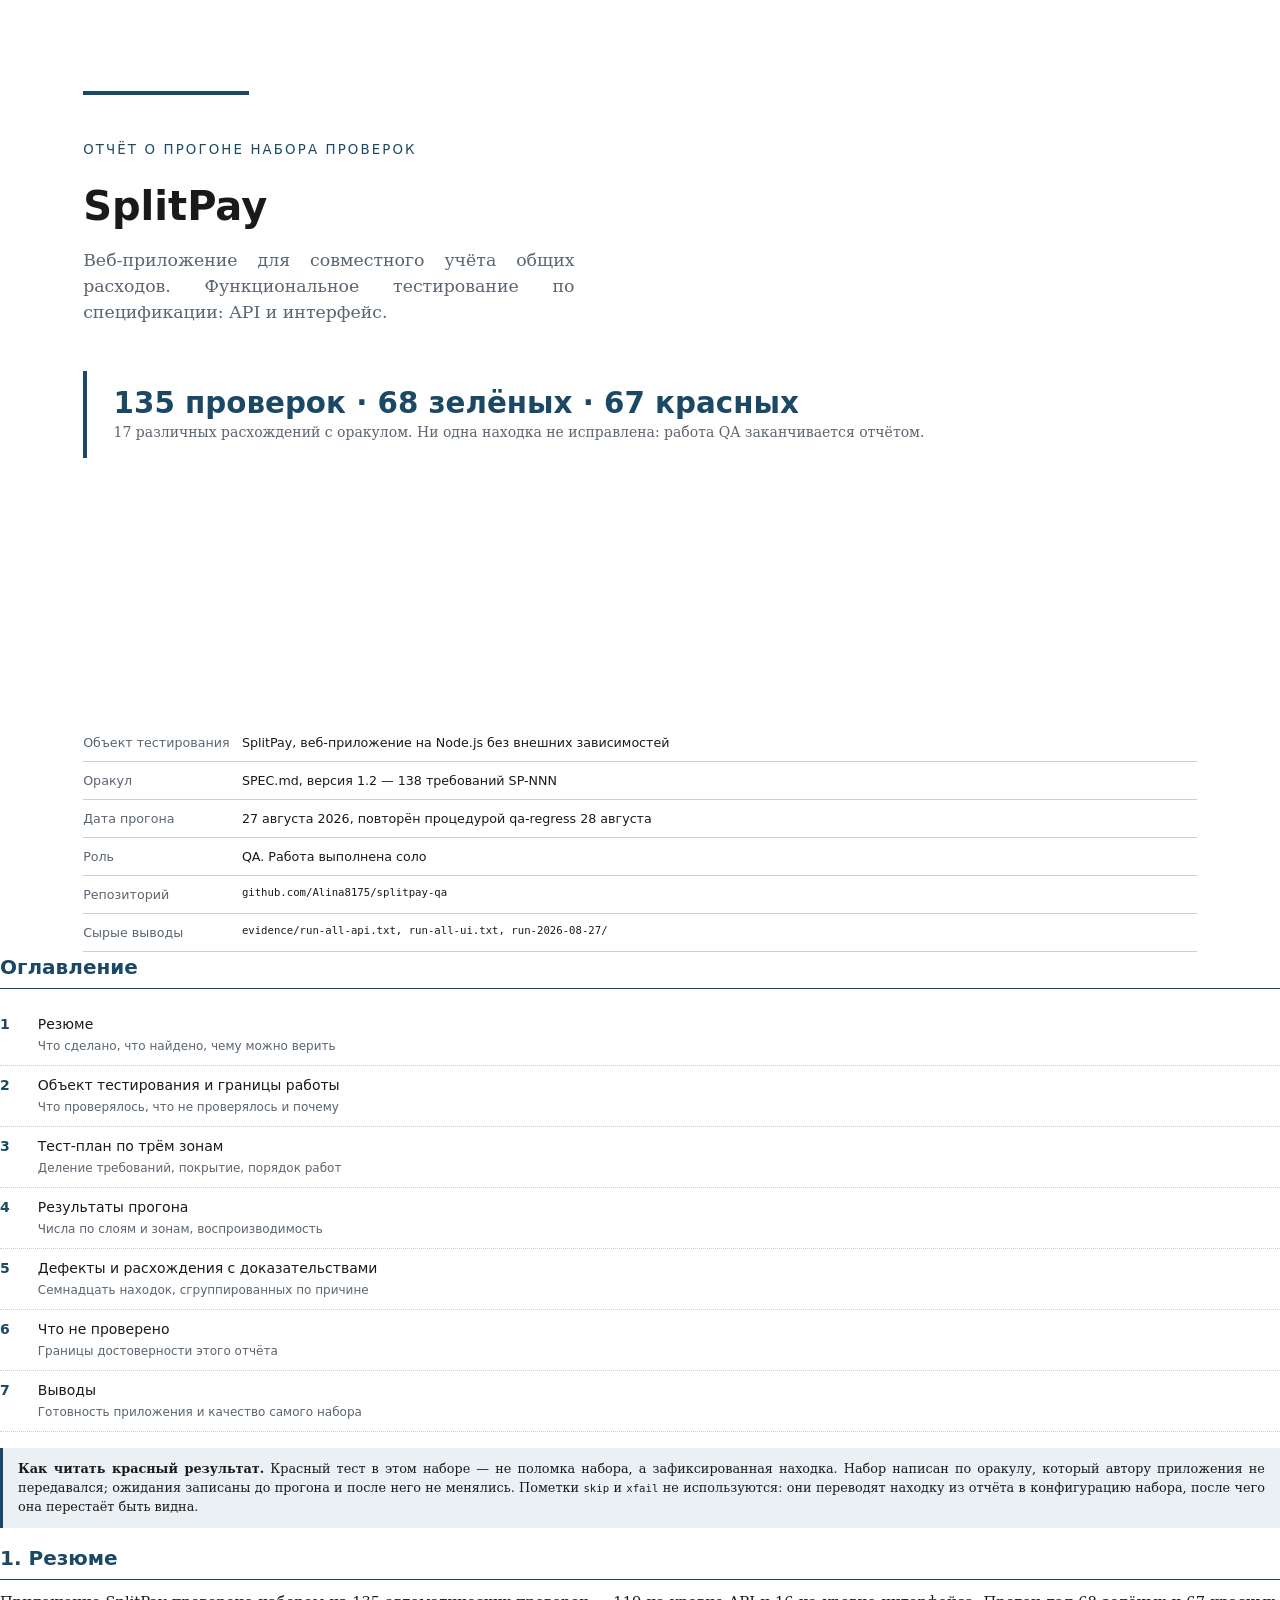
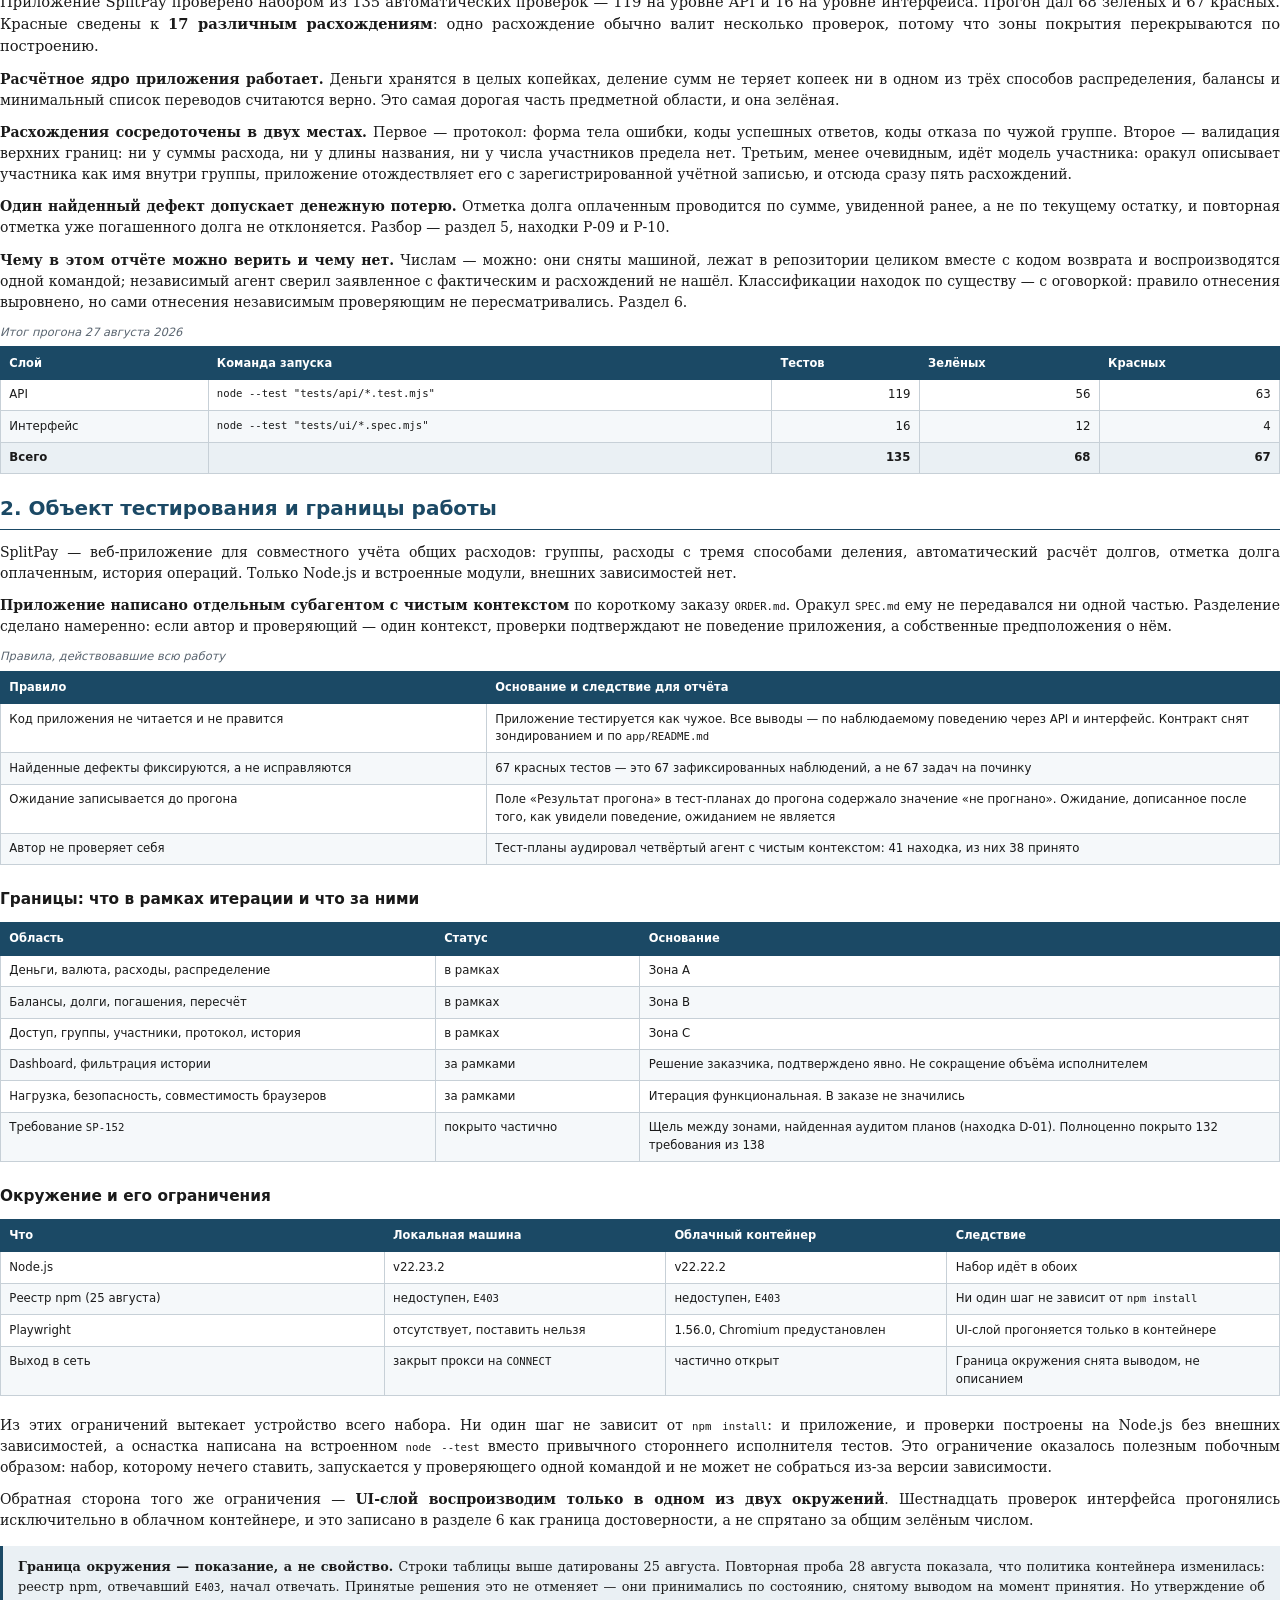
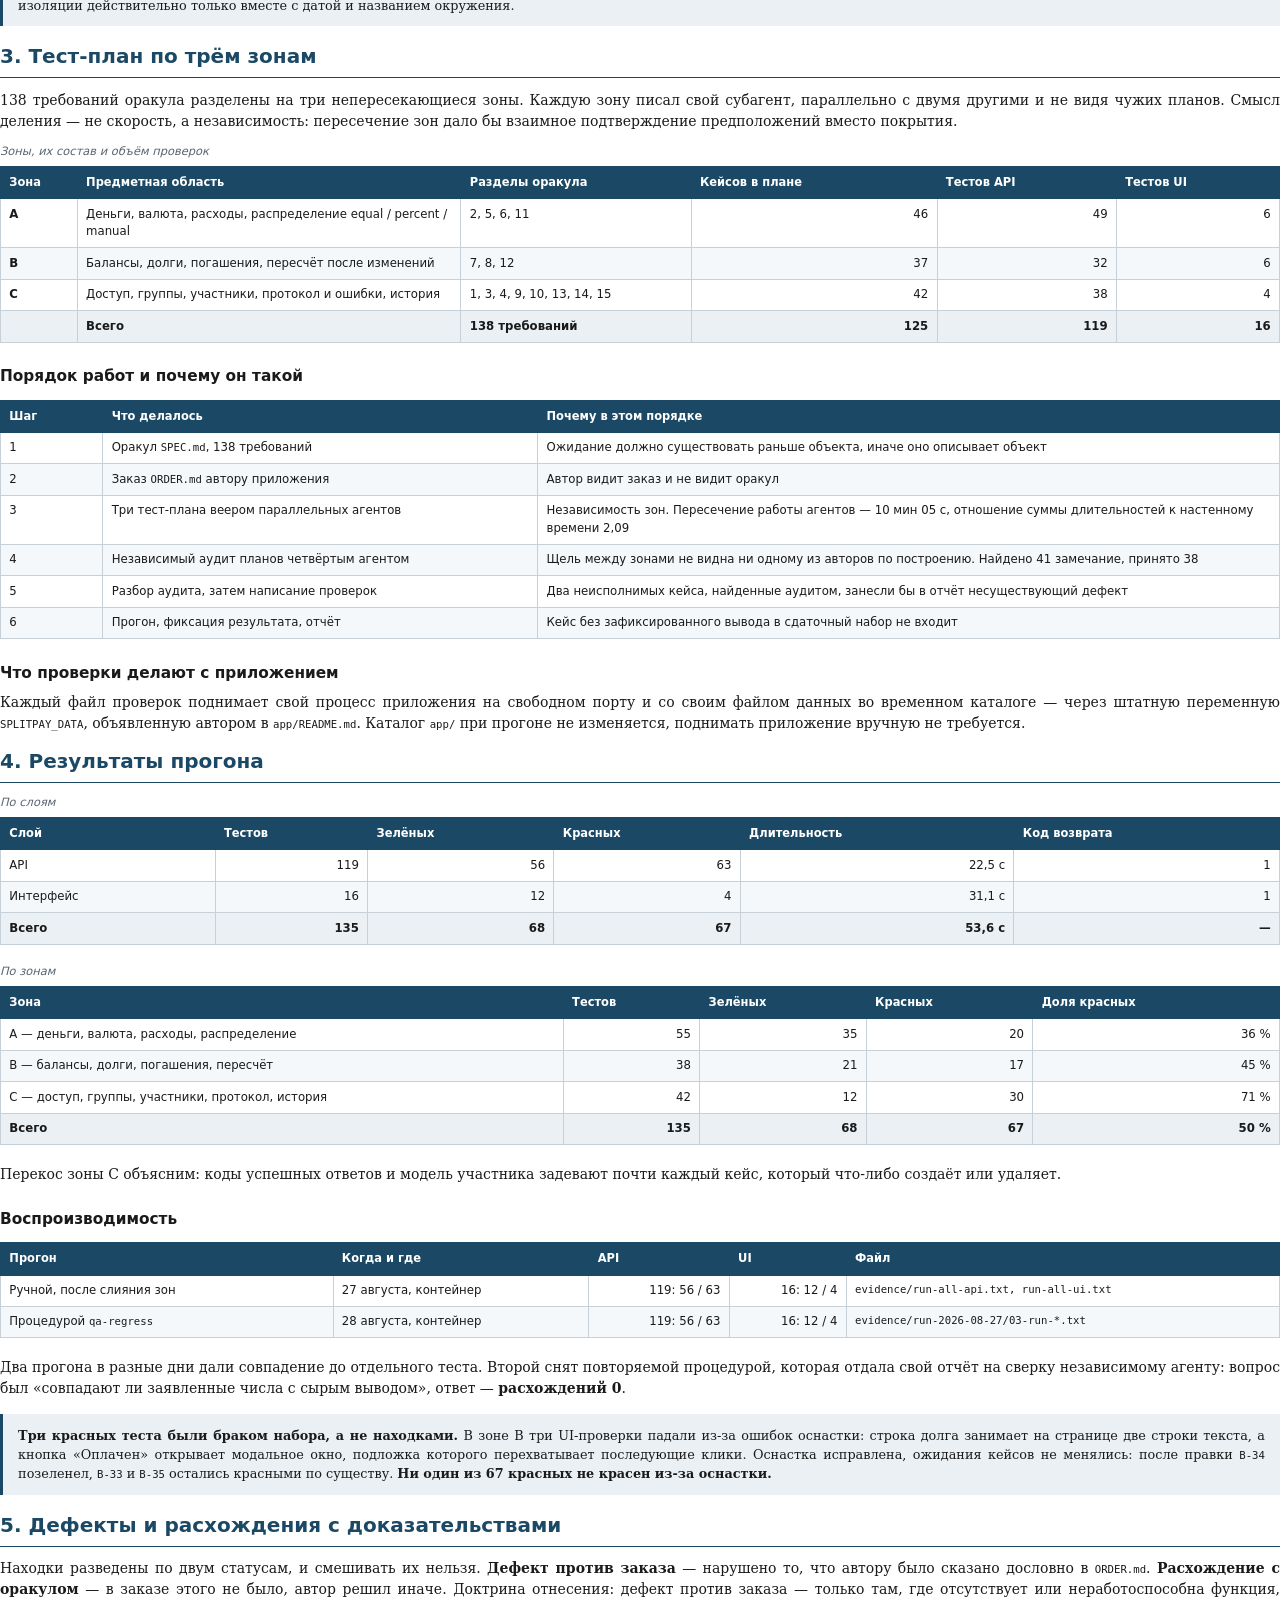
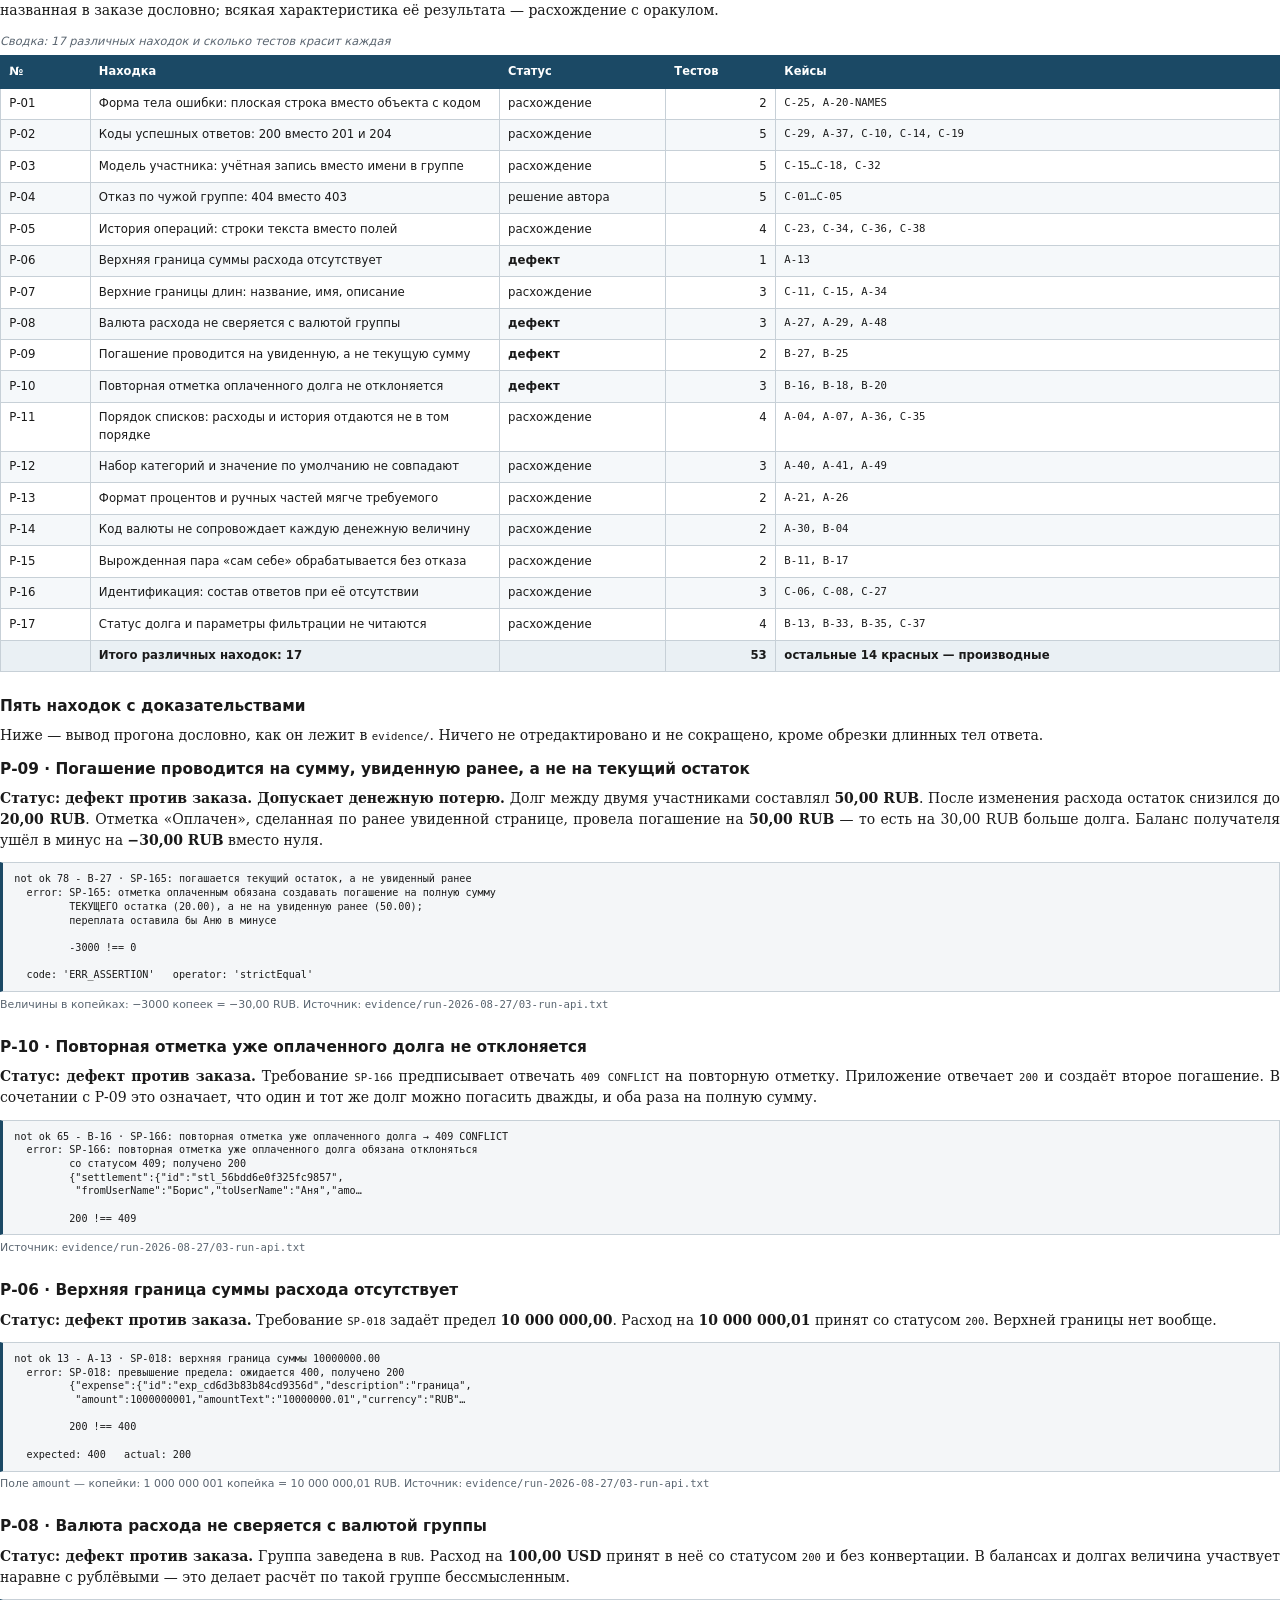
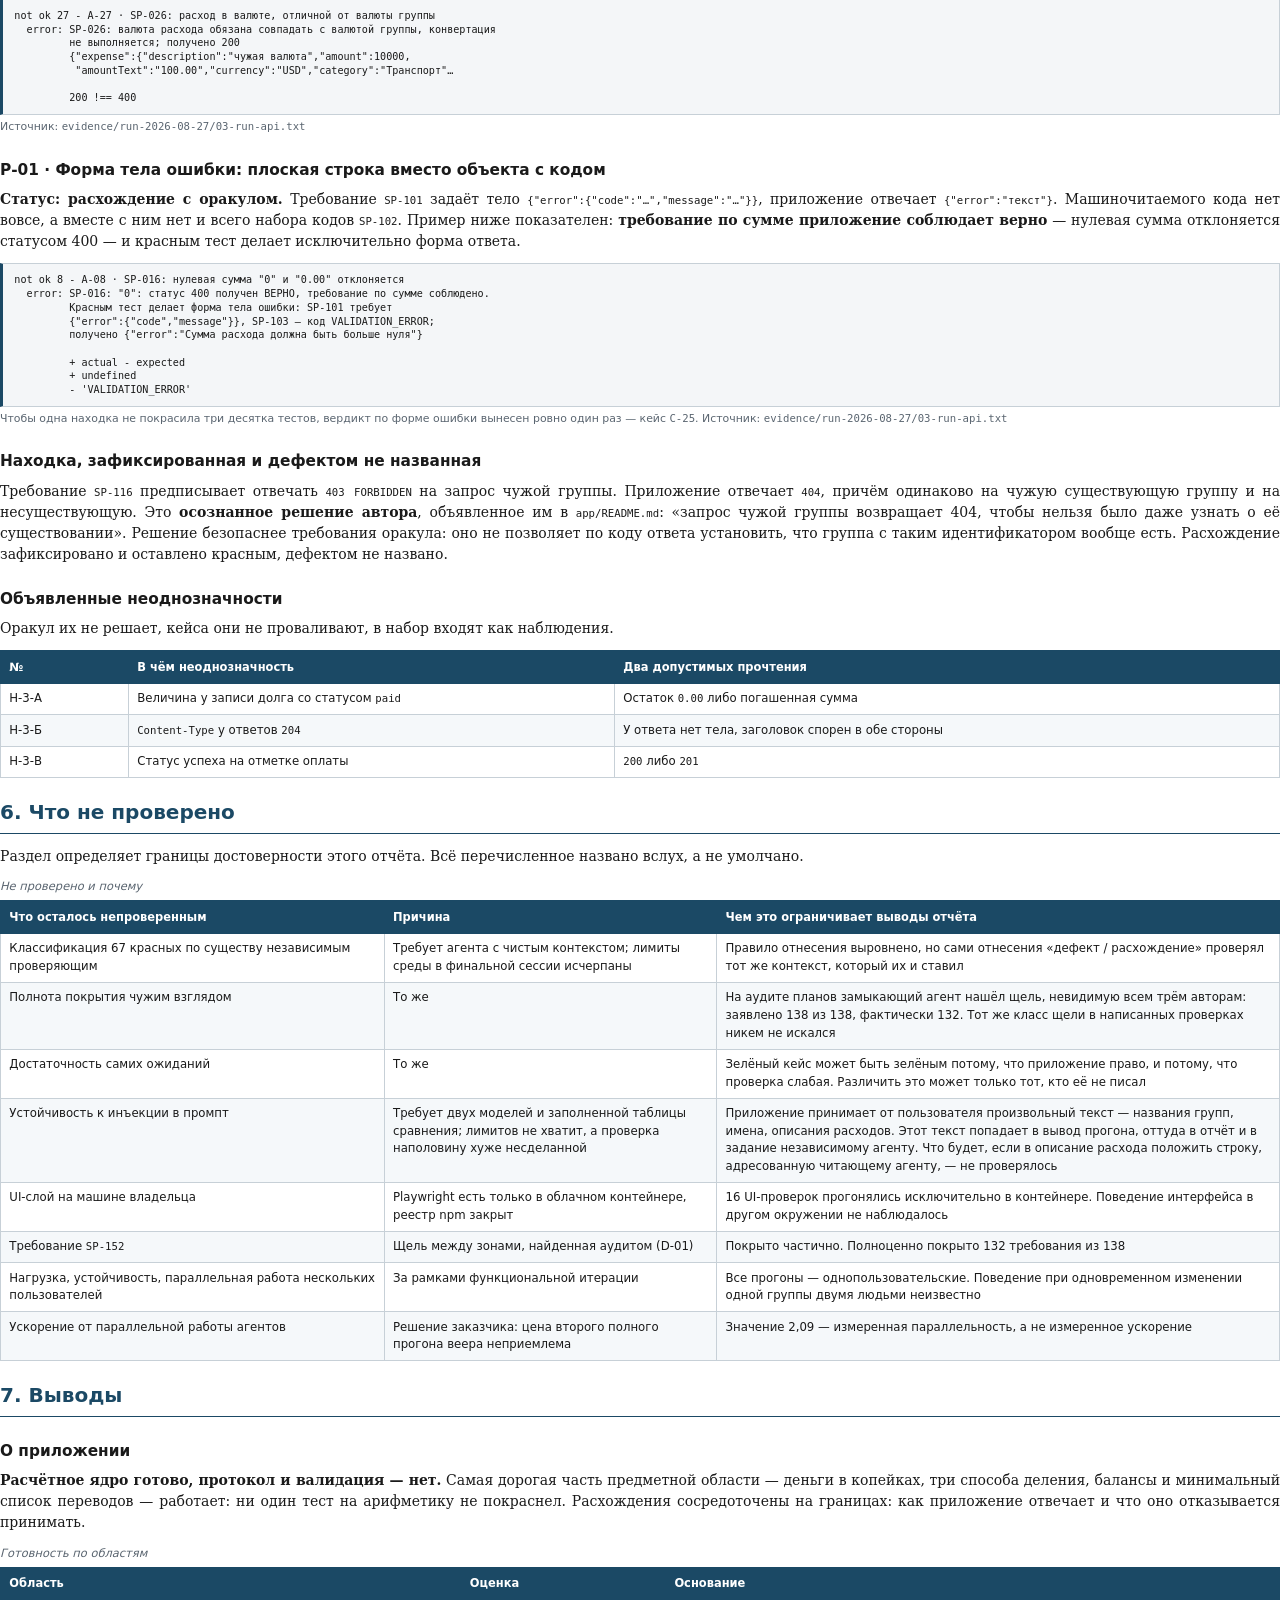
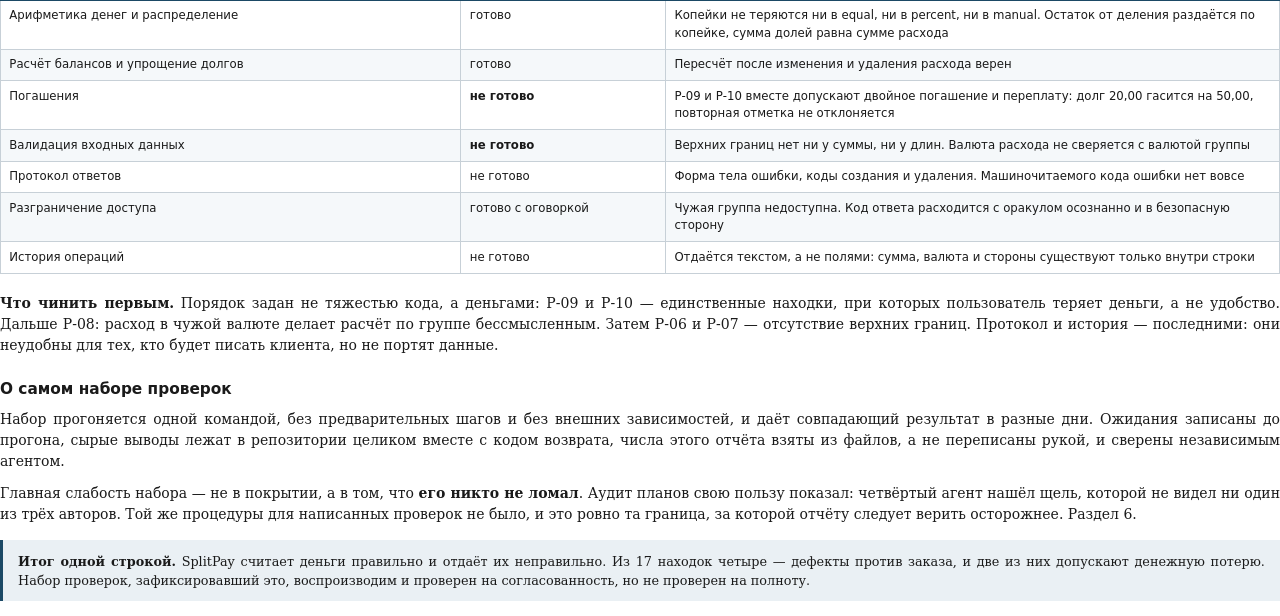
<file: run-report.html>
<!doctype html>
<html lang="ru">
<head>
<meta charset="utf-8">
<title>SplitPay QA — отчёт о прогоне</title>
<style>
  :root {
    --accent: #1B4965;
    --accent-soft: #EAF0F4;
    --ink: #1A1A1A;
    --muted: #5A6570;
    --rule: #C7D0D7;
  }

  @page {
    size: A4;
    margin: 20mm 18mm 18mm 18mm;
  }
  @page :first {
    margin: 0;
  }

  * { box-sizing: border-box; }

  html { font-size: 10.5pt; }

  body {
    margin: 0;
    font-family: "DejaVu Serif", "Liberation Serif", Georgia, serif;
    color: var(--ink);
    line-height: 1.5;
    -webkit-print-color-adjust: exact;
    print-color-adjust: exact;
  }

  /* ---------- титул ---------- */
  .cover {
    height: 252mm;
    padding: 24mm 22mm 0 22mm;
    display: flex;
    flex-direction: column;
    page-break-after: always;
  }
  .cover .rule-top {
    border-top: 3pt solid var(--accent);
    width: 44mm;
    margin-bottom: 12mm;
  }
  .cover .kicker {
    font-family: "DejaVu Sans", sans-serif;
    font-size: 10pt;
    letter-spacing: 0.16em;
    text-transform: uppercase;
    color: var(--accent);
    margin-bottom: 6mm;
  }
  .cover h1 {
    font-family: "DejaVu Sans", sans-serif;
    font-size: 30pt;
    line-height: 1.16;
    margin: 0 0 5mm 0;
    font-weight: 700;
    color: var(--ink);
  }
  .cover .subtitle {
    font-size: 13pt;
    color: var(--muted);
    margin: 0 0 12mm 0;
    max-width: 130mm;
  }
  .cover .headline {
    border-left: 3pt solid var(--accent);
    padding: 4mm 0 4mm 7mm;
    margin-bottom: 10mm;
  }
  .cover .headline .big {
    font-family: "DejaVu Sans", sans-serif;
    font-size: 22pt;
    font-weight: 700;
    color: var(--accent);
    line-height: 1.2;
  }
  .cover .headline .cap {
    font-size: 10.5pt;
    color: var(--muted);
  }
  .cover .spacer { flex: 1; }
  .cover table.meta {
    width: 100%;
    border-collapse: collapse;
    font-family: "DejaVu Sans", sans-serif;
    font-size: 9.5pt;
  }
  .cover table.meta td {
    padding: 2.4mm 0;
    border-bottom: 0.5pt solid var(--rule);
    vertical-align: top;
  }
  .cover table.meta td:first-child {
    width: 42mm;
    color: var(--muted);
  }

  /* ---------- общий текст ---------- */
  h2 {
    font-family: "DejaVu Sans", sans-serif;
    font-size: 15pt;
    color: var(--accent);
    margin: 0 0 3mm 0;
    padding-bottom: 1.6mm;
    border-bottom: 1.2pt solid var(--accent);
    page-break-after: avoid;
  }
  h3 {
    font-family: "DejaVu Sans", sans-serif;
    font-size: 11.5pt;
    margin: 6mm 0 2mm 0;
    color: var(--ink);
    page-break-after: avoid;
  }
  h2 + p, h3 + p, h2 + table, h3 + table { page-break-before: avoid; }
  p { margin: 0 0 3mm 0; text-align: justify; }
  section { page-break-before: always; }
  section.cont { page-break-before: auto; }

  .lead { font-size: 11pt; }

  table.d {
    width: 100%;
    border-collapse: collapse;
    font-family: "DejaVu Sans", sans-serif;
    font-size: 8.8pt;
    margin: 3mm 0 5mm 0;
    page-break-inside: auto;
  }
  table.d caption {
    caption-side: top;
    text-align: left;
    font-size: 8.6pt;
    color: var(--muted);
    padding-bottom: 1.4mm;
    font-style: italic;
  }
  table.d th {
    background: var(--accent);
    color: #fff;
    text-align: left;
    padding: 1.9mm 2.2mm;
    font-weight: 700;
    font-size: 8.6pt;
    border: 0.5pt solid var(--accent);
  }
  table.d td {
    padding: 1.7mm 2.2mm;
    border: 0.5pt solid var(--rule);
    vertical-align: top;
  }
  table.d tbody tr:nth-child(even) { background: #F5F8FA; }
  table.d tr { page-break-inside: avoid; }
  table.d thead { display: table-header-group; }
  td.num, th.num { text-align: right; white-space: nowrap; }
  td.mono, .mono {
    font-family: "DejaVu Sans Mono", monospace;
    font-size: 8pt;
  }
  tr.total td { font-weight: 700; background: var(--accent-soft) !important; }

  .note {
    page-break-inside: avoid;
    background: var(--accent-soft);
    border-left: 2.5pt solid var(--accent);
    padding: 3mm 4mm;
    margin: 4mm 0;
    font-size: 9.6pt;
  }
  .note p:last-child { margin-bottom: 0; }

  /* ---------- оглавление ---------- */
  ol.toc { list-style: none; padding: 0; margin: 4mm 0 0 0; font-family: "DejaVu Sans", sans-serif; font-size: 10.5pt; }
  ol.toc li { padding: 2.4mm 0; border-bottom: 0.5pt dotted var(--rule); display: flex; }
  ol.toc .n { width: 10mm; color: var(--accent); font-weight: 700; }
  ol.toc .t { flex: 1; }
  ol.toc .d { color: var(--muted); font-size: 9pt; }

  /* ---------- карточка дефекта ---------- */
  .defect { page-break-inside: avoid; margin-bottom: 6mm; }
  .defect h3 { margin-top: 0; }
  pre.ev {
    font-family: "DejaVu Sans Mono", monospace;
    font-size: 7.6pt;
    line-height: 1.35;
    background: #F4F6F8;
    border: 0.5pt solid var(--rule);
    border-left: 2.5pt solid var(--accent);
    padding: 2.4mm 3mm;
    margin: 2mm 0 0 0;
    white-space: pre-wrap;
    word-break: break-word;
    overflow-wrap: anywhere;
  }
  .src { font-size: 8.2pt; color: var(--muted); font-family: "DejaVu Sans", sans-serif; margin-top: 1.2mm; }
</style>
</head>
<body>

<!-- ======================= ТИТУЛ ======================= -->
<div class="cover">
  <div class="rule-top"></div>
  <div class="kicker">Отчёт о прогоне набора проверок</div>
  <h1>SplitPay</h1>
  <p class="subtitle">Веб-приложение для совместного учёта общих расходов.
  Функциональное тестирование по спецификации: API и интерфейс.</p>

  <div class="headline">
    <div class="big">135 проверок · 68 зелёных · 67 красных</div>
    <div class="cap">17 различных расхождений с оракулом. Ни одна находка не исправлена:
    работа QA заканчивается отчётом.</div>
  </div>

  <div class="spacer"></div>

  <table class="meta">
    <tr><td>Объект тестирования</td><td>SplitPay, веб-приложение на Node.js без внешних зависимостей</td></tr>
    <tr><td>Оракул</td><td>SPEC.md, версия 1.2 — 138 требований SP-NNN</td></tr>
    <tr><td>Дата прогона</td><td>27 августа 2026, повторён процедурой qa-regress 28 августа</td></tr>
    <tr><td>Роль</td><td>QA. Работа выполнена соло</td></tr>
    <tr><td>Репозиторий</td><td class="mono">github.com/Alina8175/splitpay-qa</td></tr>
    <tr><td>Сырые выводы</td><td class="mono">evidence/run-all-api.txt, run-all-ui.txt, run-2026-08-27/</td></tr>
  </table>
</div>

<!-- ======================= ОГЛАВЛЕНИЕ ======================= -->
<section class="cont">
  <h2>Оглавление</h2>
  <ol class="toc">
    <li><span class="n">1</span><span class="t">Резюме<br><span class="d">Что сделано, что найдено, чему можно верить</span></span></li>
    <li><span class="n">2</span><span class="t">Объект тестирования и границы работы<br><span class="d">Что проверялось, что не проверялось и почему</span></span></li>
    <li><span class="n">3</span><span class="t">Тест-план по трём зонам<br><span class="d">Деление требований, покрытие, порядок работ</span></span></li>
    <li><span class="n">4</span><span class="t">Результаты прогона<br><span class="d">Числа по слоям и зонам, воспроизводимость</span></span></li>
    <li><span class="n">5</span><span class="t">Дефекты и расхождения с доказательствами<br><span class="d">Семнадцать находок, сгруппированных по причине</span></span></li>
    <li><span class="n">6</span><span class="t">Что не проверено<br><span class="d">Границы достоверности этого отчёта</span></span></li>
    <li><span class="n">7</span><span class="t">Выводы<br><span class="d">Готовность приложения и качество самого набора</span></span></li>
  </ol>

  <div class="note">
    <p><strong>Как читать красный результат.</strong> Красный тест в этом наборе — не поломка
    набора, а зафиксированная находка. Набор написан по оракулу, который автору приложения
    не передавался; ожидания записаны до прогона и после него не менялись. Пометки
    <span class="mono">skip</span> и <span class="mono">xfail</span> не используются: они переводят находку
    из отчёта в конфигурацию набора, после чего она перестаёт быть видна.</p>
  </div>
</section>

<!-- ======================= 1. РЕЗЮМЕ ======================= -->
<section>
  <h2>1. Резюме</h2>

  <p class="lead">Приложение SplitPay проверено набором из 135 автоматических проверок —
  119 на уровне API и 16 на уровне интерфейса. Прогон дал 68 зелёных и 67 красных.
  Красные сведены к <strong>17 различным расхождениям</strong>: одно расхождение обычно
  валит несколько проверок, потому что зоны покрытия перекрываются по построению.</p>

  <p><strong>Расчётное ядро приложения работает.</strong> Деньги хранятся в целых копейках,
  деление сумм не теряет копеек ни в одном из трёх способов распределения, балансы
  и минимальный список переводов считаются верно. Это самая дорогая часть предметной
  области, и она зелёная.</p>

  <p><strong>Расхождения сосредоточены в двух местах.</strong> Первое — протокол: форма тела
  ошибки, коды успешных ответов, коды отказа по чужой группе. Второе — валидация верхних
  границ: ни у суммы расхода, ни у длины названия, ни у числа участников предела нет.
  Третьим, менее очевидным, идёт модель участника: оракул описывает участника как имя
  внутри группы, приложение отождествляет его с зарегистрированной учётной записью,
  и отсюда сразу пять расхождений.</p>

  <p><strong>Один найденный дефект допускает денежную потерю.</strong> Отметка долга
  оплаченным проводится по сумме, увиденной ранее, а не по текущему остатку, и повторная
  отметка уже погашенного долга не отклоняется. Разбор — раздел 5, находки Р-09 и Р-10.</p>

  <p><strong>Чему в этом отчёте можно верить и чему нет.</strong> Числам — можно: они сняты
  машиной, лежат в репозитории целиком вместе с кодом возврата и воспроизводятся одной
  командой; независимый агент сверил заявленное с фактическим и расхождений не нашёл.
  Классификации находок по существу — с оговоркой: правило отнесения выровнено, но сами
  отнесения независимым проверяющим не пересматривались. Раздел 6.</p>

  <table class="d">
    <caption>Итог прогона 27 августа 2026</caption>
    <thead><tr><th>Слой</th><th>Команда запуска</th><th class="num">Тестов</th><th class="num">Зелёных</th><th class="num">Красных</th></tr></thead>
    <tbody>
      <tr><td>API</td><td class="mono">node --test "tests/api/*.test.mjs"</td><td class="num">119</td><td class="num">56</td><td class="num">63</td></tr>
      <tr><td>Интерфейс</td><td class="mono">node --test "tests/ui/*.spec.mjs"</td><td class="num">16</td><td class="num">12</td><td class="num">4</td></tr>
      <tr class="total"><td>Всего</td><td></td><td class="num">135</td><td class="num">68</td><td class="num">67</td></tr>
    </tbody>
  </table>
</section>

<!-- ======================= 2. ОБЪЕКТ И ГРАНИЦЫ ======================= -->
<section>
  <h2>2. Объект тестирования и границы работы</h2>

  <p>SplitPay — веб-приложение для совместного учёта общих расходов: группы, расходы
  с тремя способами деления, автоматический расчёт долгов, отметка долга оплаченным,
  история операций. Только Node.js и встроенные модули, внешних зависимостей нет.</p>

  <p><strong>Приложение написано отдельным субагентом с чистым контекстом</strong> по короткому
  заказу <span class="mono">ORDER.md</span>. Оракул <span class="mono">SPEC.md</span> ему
  не передавался ни одной частью. Разделение сделано намеренно: если автор и проверяющий —
  один контекст, проверки подтверждают не поведение приложения, а собственные предположения
  о нём.</p>

  <table class="d">
    <caption>Правила, действовавшие всю работу</caption>
    <thead><tr><th style="width:38%">Правило</th><th>Основание и следствие для отчёта</th></tr></thead>
    <tbody>
      <tr><td>Код приложения не читается и не правится</td><td>Приложение тестируется как чужое. Все выводы — по наблюдаемому поведению через API и интерфейс. Контракт снят зондированием и по <span class="mono">app/README.md</span></td></tr>
      <tr><td>Найденные дефекты фиксируются, а не исправляются</td><td>67 красных тестов — это 67 зафиксированных наблюдений, а не 67 задач на починку</td></tr>
      <tr><td>Ожидание записывается до прогона</td><td>Поле «Результат прогона» в тест-планах до прогона содержало значение «не прогнано». Ожидание, дописанное после того, как увидели поведение, ожиданием не является</td></tr>
      <tr><td>Автор не проверяет себя</td><td>Тест-планы аудировал четвёртый агент с чистым контекстом: 41 находка, из них 38 принято</td></tr>
    </tbody>
  </table>

  <h3>Границы: что в рамках итерации и что за ними</h3>

  <table class="d">
    <thead><tr><th style="width:34%">Область</th><th style="width:16%">Статус</th><th>Основание</th></tr></thead>
    <tbody>
      <tr><td>Деньги, валюта, расходы, распределение</td><td>в рамках</td><td>Зона A</td></tr>
      <tr><td>Балансы, долги, погашения, пересчёт</td><td>в рамках</td><td>Зона B</td></tr>
      <tr><td>Доступ, группы, участники, протокол, история</td><td>в рамках</td><td>Зона C</td></tr>
      <tr><td>Dashboard, фильтрация истории</td><td>за рамками</td><td>Решение заказчика, подтверждено явно. Не сокращение объёма исполнителем</td></tr>
      <tr><td>Нагрузка, безопасность, совместимость браузеров</td><td>за рамками</td><td>Итерация функциональная. В заказе не значились</td></tr>
      <tr><td>Требование <span class="mono">SP-152</span></td><td>покрыто частично</td><td>Щель между зонами, найденная аудитом планов (находка D-01). Полноценно покрыто 132 требования из 138</td></tr>
    </tbody>
  </table>

  <h3>Окружение и его ограничения</h3>

  <table class="d">
    <thead><tr><th style="width:30%">Что</th><th style="width:22%">Локальная машина</th><th style="width:22%">Облачный контейнер</th><th>Следствие</th></tr></thead>
    <tbody>
      <tr><td>Node.js</td><td>v22.23.2</td><td>v22.22.2</td><td>Набор идёт в обоих</td></tr>
      <tr><td>Реестр npm (25 августа)</td><td>недоступен, <span class="mono">E403</span></td><td>недоступен, <span class="mono">E403</span></td><td>Ни один шаг не зависит от <span class="mono">npm install</span></td></tr>
      <tr><td>Playwright</td><td>отсутствует, поставить нельзя</td><td>1.56.0, Chromium предустановлен</td><td>UI-слой прогоняется только в контейнере</td></tr>
      <tr><td>Выход в сеть</td><td>закрыт прокси на <span class="mono">CONNECT</span></td><td>частично открыт</td><td>Граница окружения снята выводом, не описанием</td></tr>
    </tbody>
  </table>

  <p>Из этих ограничений вытекает устройство всего набора. Ни один шаг не зависит
  от <span class="mono">npm install</span>: и приложение, и проверки построены на Node.js
  без внешних зависимостей, а оснастка написана на встроенном
  <span class="mono">node --test</span> вместо привычного стороннего исполнителя тестов.
  Это ограничение оказалось полезным побочным образом: набор, которому нечего ставить,
  запускается у проверяющего одной командой и не может не собраться из-за версии
  зависимости.</p>

  <p>Обратная сторона того же ограничения — <strong>UI-слой воспроизводим только
  в одном из двух окружений</strong>. Шестнадцать проверок интерфейса прогонялись
  исключительно в облачном контейнере, и это записано в разделе 6 как граница
  достоверности, а не спрятано за общим зелёным числом.</p>

  <div class="note">
    <p><strong>Граница окружения — показание, а не свойство.</strong> Строки таблицы выше
    датированы 25 августа. Повторная проба 28 августа показала, что политика контейнера
    изменилась: реестр npm, отвечавший <span class="mono">E403</span>, начал отвечать.
    Принятые решения это не отменяет — они принимались по состоянию, снятому выводом
    на момент принятия. Но утверждение об изоляции действительно только вместе с датой
    и названием окружения.</p>
  </div>
</section>

<!-- ======================= 3. ТЕСТ-ПЛАН ======================= -->
<section>
  <h2>3. Тест-план по трём зонам</h2>

  <p>138 требований оракула разделены на три непересекающиеся зоны. Каждую зону писал свой
  субагент, параллельно с двумя другими и не видя чужих планов. Смысл деления — не скорость,
  а независимость: пересечение зон дало бы взаимное подтверждение предположений
  вместо покрытия.</p>

  <table class="d">
    <caption>Зоны, их состав и объём проверок</caption>
    <thead><tr><th style="width:6%">Зона</th><th style="width:30%">Предметная область</th><th style="width:18%">Разделы оракула</th><th class="num">Кейсов в плане</th><th class="num">Тестов API</th><th class="num">Тестов UI</th></tr></thead>
    <tbody>
      <tr><td><strong>A</strong></td><td>Деньги, валюта, расходы, распределение equal / percent / manual</td><td>2, 5, 6, 11</td><td class="num">46</td><td class="num">49</td><td class="num">6</td></tr>
      <tr><td><strong>B</strong></td><td>Балансы, долги, погашения, пересчёт после изменений</td><td>7, 8, 12</td><td class="num">37</td><td class="num">32</td><td class="num">6</td></tr>
      <tr><td><strong>C</strong></td><td>Доступ, группы, участники, протокол и ошибки, история</td><td>1, 3, 4, 9, 10, 13, 14, 15</td><td class="num">42</td><td class="num">38</td><td class="num">4</td></tr>
      <tr class="total"><td></td><td>Всего</td><td>138 требований</td><td class="num">125</td><td class="num">119</td><td class="num">16</td></tr>
    </tbody>
  </table>

  <h3>Порядок работ и почему он такой</h3>

  <table class="d">
    <thead><tr><th style="width:8%">Шаг</th><th style="width:34%">Что делалось</th><th>Почему в этом порядке</th></tr></thead>
    <tbody>
      <tr><td>1</td><td>Оракул <span class="mono">SPEC.md</span>, 138 требований</td><td>Ожидание должно существовать раньше объекта, иначе оно описывает объект</td></tr>
      <tr><td>2</td><td>Заказ <span class="mono">ORDER.md</span> автору приложения</td><td>Автор видит заказ и не видит оракул</td></tr>
      <tr><td>3</td><td>Три тест-плана веером параллельных агентов</td><td>Независимость зон. Пересечение работы агентов — 10 мин 05 с, отношение суммы длительностей к настенному времени 2,09</td></tr>
      <tr><td>4</td><td>Независимый аудит планов четвёртым агентом</td><td>Щель между зонами не видна ни одному из авторов по построению. Найдено 41 замечание, принято 38</td></tr>
      <tr><td>5</td><td>Разбор аудита, затем написание проверок</td><td>Два неисполнимых кейса, найденные аудитом, занесли бы в отчёт несуществующий дефект</td></tr>
      <tr><td>6</td><td>Прогон, фиксация результата, отчёт</td><td>Кейс без зафиксированного вывода в сдаточный набор не входит</td></tr>
    </tbody>
  </table>

  <h3>Что проверки делают с приложением</h3>

  <p>Каждый файл проверок поднимает свой процесс приложения на свободном порту и со своим
  файлом данных во временном каталоге — через штатную переменную <span class="mono">SPLITPAY_DATA</span>,
  объявленную автором в <span class="mono">app/README.md</span>. Каталог
  <span class="mono">app/</span> при прогоне не изменяется, поднимать приложение вручную
  не требуется.</p>
</section>

<!-- ======================= 4. РЕЗУЛЬТАТЫ ======================= -->
<section>
  <h2>4. Результаты прогона</h2>

  <table class="d">
    <caption>По слоям</caption>
    <thead><tr><th>Слой</th><th class="num">Тестов</th><th class="num">Зелёных</th><th class="num">Красных</th><th class="num">Длительность</th><th class="num">Код возврата</th></tr></thead>
    <tbody>
      <tr><td>API</td><td class="num">119</td><td class="num">56</td><td class="num">63</td><td class="num">22,5 с</td><td class="num">1</td></tr>
      <tr><td>Интерфейс</td><td class="num">16</td><td class="num">12</td><td class="num">4</td><td class="num">31,1 с</td><td class="num">1</td></tr>
      <tr class="total"><td>Всего</td><td class="num">135</td><td class="num">68</td><td class="num">67</td><td class="num">53,6 с</td><td class="num">—</td></tr>
    </tbody>
  </table>

  <table class="d">
    <caption>По зонам</caption>
    <thead><tr><th style="width:44%">Зона</th><th class="num">Тестов</th><th class="num">Зелёных</th><th class="num">Красных</th><th class="num">Доля красных</th></tr></thead>
    <tbody>
      <tr><td>A — деньги, валюта, расходы, распределение</td><td class="num">55</td><td class="num">35</td><td class="num">20</td><td class="num">36 %</td></tr>
      <tr><td>B — балансы, долги, погашения, пересчёт</td><td class="num">38</td><td class="num">21</td><td class="num">17</td><td class="num">45 %</td></tr>
      <tr><td>C — доступ, группы, участники, протокол, история</td><td class="num">42</td><td class="num">12</td><td class="num">30</td><td class="num">71 %</td></tr>
      <tr class="total"><td>Всего</td><td class="num">135</td><td class="num">68</td><td class="num">67</td><td class="num">50 %</td></tr>
    </tbody>
  </table>

  <p>Перекос зоны C объясним: коды успешных ответов и модель участника задевают почти
  каждый кейс, который что-либо создаёт или удаляет.</p>

  <h3>Воспроизводимость</h3>

  <table class="d">
    <thead><tr><th style="width:26%">Прогон</th><th style="width:20%">Когда и где</th><th class="num">API</th><th class="num">UI</th><th>Файл</th></tr></thead>
    <tbody>
      <tr><td>Ручной, после слияния зон</td><td>27 августа, контейнер</td><td class="num">119: 56 / 63</td><td class="num">16: 12 / 4</td><td class="mono">evidence/run-all-api.txt, run-all-ui.txt</td></tr>
      <tr><td>Процедурой <span class="mono">qa-regress</span></td><td>28 августа, контейнер</td><td class="num">119: 56 / 63</td><td class="num">16: 12 / 4</td><td class="mono">evidence/run-2026-08-27/03-run-*.txt</td></tr>
    </tbody>
  </table>

  <p>Два прогона в разные дни дали совпадение до отдельного теста. Второй снят повторяемой
  процедурой, которая отдала свой отчёт на сверку независимому агенту: вопрос был
  «совпадают ли заявленные числа с сырым выводом», ответ — <strong>расхождений 0</strong>.</p>

  <div class="note">
    <p><strong>Три красных теста были браком набора, а не находками.</strong> В зоне B три
    UI-проверки падали из-за ошибок оснастки: строка долга занимает на странице две строки
    текста, а кнопка «Оплачен» открывает модальное окно, подложка которого перехватывает
    последующие клики. Оснастка исправлена, ожидания кейсов не менялись: после правки
    <span class="mono">B-34</span> позеленел, <span class="mono">B-33</span>
    и <span class="mono">B-35</span> остались красными по существу.
    <strong>Ни один из 67 красных не красен из-за оснастки.</strong></p>
  </div>
</section>

<!-- ======================= 5. ДЕФЕКТЫ ======================= -->
<section>
  <h2>5. Дефекты и расхождения с доказательствами</h2>

  <p>Находки разведены по двум статусам, и смешивать их нельзя.
  <strong>Дефект против заказа</strong> — нарушено то, что автору было сказано дословно
  в <span class="mono">ORDER.md</span>. <strong>Расхождение с оракулом</strong> — в заказе
  этого не было, автор решил иначе. Доктрина отнесения: дефект против заказа — только там,
  где отсутствует или неработоспособна функция, названная в заказе дословно; всякая
  характеристика её результата — расхождение с оракулом.</p>

  <table class="d">
    <caption>Сводка: 17 различных находок и сколько тестов красит каждая</caption>
    <thead><tr><th style="width:7%">№</th><th style="width:32%">Находка</th><th style="width:13%">Статус</th><th class="num">Тестов</th><th>Кейсы</th></tr></thead>
    <tbody>
      <tr><td>Р-01</td><td>Форма тела ошибки: плоская строка вместо объекта с кодом</td><td>расхождение</td><td class="num">2</td><td class="mono">C-25, A-20-NAMES</td></tr>
      <tr><td>Р-02</td><td>Коды успешных ответов: 200 вместо 201 и 204</td><td>расхождение</td><td class="num">5</td><td class="mono">C-29, A-37, C-10, C-14, C-19</td></tr>
      <tr><td>Р-03</td><td>Модель участника: учётная запись вместо имени в группе</td><td>расхождение</td><td class="num">5</td><td class="mono">C-15…C-18, C-32</td></tr>
      <tr><td>Р-04</td><td>Отказ по чужой группе: 404 вместо 403</td><td>решение автора</td><td class="num">5</td><td class="mono">C-01…C-05</td></tr>
      <tr><td>Р-05</td><td>История операций: строки текста вместо полей</td><td>расхождение</td><td class="num">4</td><td class="mono">C-23, C-34, C-36, C-38</td></tr>
      <tr><td>Р-06</td><td>Верхняя граница суммы расхода отсутствует</td><td><strong>дефект</strong></td><td class="num">1</td><td class="mono">A-13</td></tr>
      <tr><td>Р-07</td><td>Верхние границы длин: название, имя, описание</td><td>расхождение</td><td class="num">3</td><td class="mono">C-11, C-15, A-34</td></tr>
      <tr><td>Р-08</td><td>Валюта расхода не сверяется с валютой группы</td><td><strong>дефект</strong></td><td class="num">3</td><td class="mono">A-27, A-29, A-48</td></tr>
      <tr><td>Р-09</td><td>Погашение проводится на увиденную, а не текущую сумму</td><td><strong>дефект</strong></td><td class="num">2</td><td class="mono">B-27, B-25</td></tr>
      <tr><td>Р-10</td><td>Повторная отметка оплаченного долга не отклоняется</td><td><strong>дефект</strong></td><td class="num">3</td><td class="mono">B-16, B-18, B-20</td></tr>
      <tr><td>Р-11</td><td>Порядок списков: расходы и история отдаются не в том порядке</td><td>расхождение</td><td class="num">4</td><td class="mono">A-04, A-07, A-36, C-35</td></tr>
      <tr><td>Р-12</td><td>Набор категорий и значение по умолчанию не совпадают</td><td>расхождение</td><td class="num">3</td><td class="mono">A-40, A-41, A-49</td></tr>
      <tr><td>Р-13</td><td>Формат процентов и ручных частей мягче требуемого</td><td>расхождение</td><td class="num">2</td><td class="mono">A-21, A-26</td></tr>
      <tr><td>Р-14</td><td>Код валюты не сопровождает каждую денежную величину</td><td>расхождение</td><td class="num">2</td><td class="mono">A-30, B-04</td></tr>
      <tr><td>Р-15</td><td>Вырожденная пара «сам себе» обрабатывается без отказа</td><td>расхождение</td><td class="num">2</td><td class="mono">B-11, B-17</td></tr>
      <tr><td>Р-16</td><td>Идентификация: состав ответов при её отсутствии</td><td>расхождение</td><td class="num">3</td><td class="mono">C-06, C-08, C-27</td></tr>
      <tr><td>Р-17</td><td>Статус долга и параметры фильтрации не читаются</td><td>расхождение</td><td class="num">4</td><td class="mono">B-13, B-33, B-35, C-37</td></tr>
      <tr class="total"><td></td><td>Итого различных находок: 17</td><td></td><td class="num">53</td><td>остальные 14 красных — производные</td></tr>
    </tbody>
  </table>

  <h3>Пять находок с доказательствами</h3>
  <p>Ниже — вывод прогона дословно, как он лежит в <span class="mono">evidence/</span>.
  Ничего не отредактировано и не сокращено, кроме обрезки длинных тел ответа.</p>

  <div class="defect">
    <h3>Р-09 · Погашение проводится на сумму, увиденную ранее, а не на текущий остаток</h3>
    <p><strong>Статус: дефект против заказа. Допускает денежную потерю.</strong>
    Долг между двумя участниками составлял <strong>50,00 RUB</strong>. После изменения расхода
    остаток снизился до <strong>20,00 RUB</strong>. Отметка «Оплачен», сделанная по ранее
    увиденной странице, провела погашение на <strong>50,00 RUB</strong> — то есть на 30,00 RUB
    больше долга. Баланс получателя ушёл в минус на <strong>−30,00 RUB</strong> вместо нуля.</p>
    <pre class="ev">not ok 78 - B-27 · SP-165: погашается текущий остаток, а не увиденный ранее
  error: SP-165: отметка оплаченным обязана создавать погашение на полную сумму
         ТЕКУЩЕГО остатка (20.00), а не на увиденную ранее (50.00);
         переплата оставила бы Аню в минусе

         -3000 !== 0

  code: 'ERR_ASSERTION'   operator: 'strictEqual'</pre>
    <div class="src">Величины в копейках: −3000 копеек = −30,00 RUB. Источник: <span class="mono">evidence/run-2026-08-27/03-run-api.txt</span></div>
  </div>

  <div class="defect">
    <h3>Р-10 · Повторная отметка уже оплаченного долга не отклоняется</h3>
    <p><strong>Статус: дефект против заказа.</strong> Требование <span class="mono">SP-166</span>
    предписывает отвечать <span class="mono">409 CONFLICT</span> на повторную отметку.
    Приложение отвечает <span class="mono">200</span> и создаёт второе погашение. В сочетании
    с Р-09 это означает, что один и тот же долг можно погасить дважды, и оба раза
    на полную сумму.</p>
    <pre class="ev">not ok 65 - B-16 · SP-166: повторная отметка уже оплаченного долга → 409 CONFLICT
  error: SP-166: повторная отметка уже оплаченного долга обязана отклоняться
         со статусом 409; получено 200
         {"settlement":{"id":"stl_56bdd6e0f325fc9857",
          "fromUserName":"Борис","toUserName":"Аня","amo…

         200 !== 409</pre>
    <div class="src">Источник: <span class="mono">evidence/run-2026-08-27/03-run-api.txt</span></div>
  </div>

  <div class="defect">
    <h3>Р-06 · Верхняя граница суммы расхода отсутствует</h3>
    <p><strong>Статус: дефект против заказа.</strong> Требование
    <span class="mono">SP-018</span> задаёт предел <strong>10 000 000,00</strong>. Расход
    на <strong>10 000 000,01</strong> принят со статусом <span class="mono">200</span>.
    Верхней границы нет вообще.</p>
    <pre class="ev">not ok 13 - A-13 · SP-018: верхняя граница суммы 10000000.00
  error: SP-018: превышение предела: ожидается 400, получено 200
         {"expense":{"id":"exp_cd6d3b83b84cd9356d","description":"граница",
          "amount":1000000001,"amountText":"10000000.01","currency":"RUB"…

         200 !== 400

  expected: 400   actual: 200</pre>
    <div class="src">Поле <span class="mono">amount</span> — копейки: 1 000 000 001 копейка = 10 000 000,01 RUB. Источник: <span class="mono">evidence/run-2026-08-27/03-run-api.txt</span></div>
  </div>

  <div class="defect">
    <h3>Р-08 · Валюта расхода не сверяется с валютой группы</h3>
    <p><strong>Статус: дефект против заказа.</strong> Группа заведена в
    <span class="mono">RUB</span>. Расход на <strong>100,00 USD</strong> принят в неё
    со статусом <span class="mono">200</span> и без конвертации. В балансах и долгах величина
    участвует наравне с рублёвыми — это делает расчёт по такой группе бессмысленным.</p>
    <pre class="ev">not ok 27 - A-27 · SP-026: расход в валюте, отличной от валюты группы
  error: SP-026: валюта расхода обязана совпадать с валютой группы, конвертация
         не выполняется; получено 200
         {"expense":{"description":"чужая валюта","amount":10000,
          "amountText":"100.00","currency":"USD","category":"Транспорт"…

         200 !== 400</pre>
    <div class="src">Источник: <span class="mono">evidence/run-2026-08-27/03-run-api.txt</span></div>
  </div>

  <div class="defect">
    <h3>Р-01 · Форма тела ошибки: плоская строка вместо объекта с кодом</h3>
    <p><strong>Статус: расхождение с оракулом.</strong> Требование
    <span class="mono">SP-101</span> задаёт тело
    <span class="mono">{"error":{"code":"…","message":"…"}}</span>, приложение отвечает
    <span class="mono">{"error":"текст"}</span>. Машиночитаемого кода нет вовсе, а вместе
    с ним нет и всего набора кодов <span class="mono">SP-102</span>. Пример ниже показателен:
    <strong>требование по сумме приложение соблюдает верно</strong> — нулевая сумма
    отклоняется статусом 400 — и красным тест делает исключительно форма ответа.</p>
    <pre class="ev">not ok 8 - A-08 · SP-016: нулевая сумма "0" и "0.00" отклоняется
  error: SP-016: "0": статус 400 получен ВЕРНО, требование по сумме соблюдено.
         Красным тест делает форма тела ошибки: SP-101 требует
         {"error":{"code","message"}}, SP-103 — код VALIDATION_ERROR;
         получено {"error":"Сумма расхода должна быть больше нуля"}

         + actual - expected
         + undefined
         - 'VALIDATION_ERROR'</pre>
    <div class="src">Чтобы одна находка не покрасила три десятка тестов, вердикт по форме ошибки вынесен ровно один раз — кейс <span class="mono">C-25</span>. Источник: <span class="mono">evidence/run-2026-08-27/03-run-api.txt</span></div>
  </div>

  <h3>Находка, зафиксированная и дефектом не названная</h3>

  <p>Требование <span class="mono">SP-116</span> предписывает отвечать
  <span class="mono">403 FORBIDDEN</span> на запрос чужой группы. Приложение отвечает
  <span class="mono">404</span>, причём одинаково на чужую существующую группу
  и на несуществующую. Это <strong>осознанное решение автора</strong>, объявленное
  им в <span class="mono">app/README.md</span>: «запрос чужой группы возвращает 404, чтобы
  нельзя было даже узнать о её существовании». Решение безопаснее требования оракула:
  оно не позволяет по коду ответа установить, что группа с таким идентификатором вообще
  есть. Расхождение зафиксировано и оставлено красным, дефектом не названо.</p>

  <h3>Объявленные неоднозначности</h3>
  <p>Оракул их не решает, кейса они не проваливают, в набор входят как наблюдения.</p>

  <table class="d">
    <thead><tr><th style="width:10%">№</th><th style="width:38%">В чём неоднозначность</th><th>Два допустимых прочтения</th></tr></thead>
    <tbody>
      <tr><td>Н-3-А</td><td>Величина у записи долга со статусом <span class="mono">paid</span></td><td>Остаток <span class="mono">0.00</span> либо погашенная сумма</td></tr>
      <tr><td>Н-3-Б</td><td><span class="mono">Content-Type</span> у ответов <span class="mono">204</span></td><td>У ответа нет тела, заголовок спорен в обе стороны</td></tr>
      <tr><td>Н-3-В</td><td>Статус успеха на отметке оплаты</td><td><span class="mono">200</span> либо <span class="mono">201</span></td></tr>
    </tbody>
  </table>
</section>

<!-- ======================= 6. ЧТО НЕ ПРОВЕРЕНО ======================= -->
<section>
  <h2>6. Что не проверено</h2>

  <p>Раздел определяет границы достоверности этого отчёта. Всё перечисленное названо
  вслух, а не умолчано.</p>

  <table class="d">
    <caption>Не проверено и почему</caption>
    <thead><tr><th style="width:30%">Что осталось непроверенным</th><th style="width:26%">Причина</th><th>Чем это ограничивает выводы отчёта</th></tr></thead>
    <tbody>
      <tr>
        <td>Классификация 67 красных по существу независимым проверяющим</td>
        <td>Требует агента с чистым контекстом; лимиты среды в финальной сессии исчерпаны</td>
        <td>Правило отнесения выровнено, но сами отнесения «дефект / расхождение» проверял тот же контекст, который их и ставил</td>
      </tr>
      <tr>
        <td>Полнота покрытия чужим взглядом</td>
        <td>То же</td>
        <td>На аудите планов замыкающий агент нашёл щель, невидимую всем трём авторам: заявлено 138 из 138, фактически 132. Тот же класс щели в написанных проверках никем не искался</td>
      </tr>
      <tr>
        <td>Достаточность самих ожиданий</td>
        <td>То же</td>
        <td>Зелёный кейс может быть зелёным потому, что приложение право, и потому, что проверка слабая. Различить это может только тот, кто её не писал</td>
      </tr>
      <tr>
        <td>Устойчивость к инъекции в промпт</td>
        <td>Требует двух моделей и заполненной таблицы сравнения; лимитов не хватит, а проверка наполовину хуже несделанной</td>
        <td>Приложение принимает от пользователя произвольный текст — названия групп, имена, описания расходов. Этот текст попадает в вывод прогона, оттуда в отчёт и в задание независимому агенту. Что будет, если в описание расхода положить строку, адресованную читающему агенту, — не проверялось</td>
      </tr>
      <tr>
        <td>UI-слой на машине владельца</td>
        <td>Playwright есть только в облачном контейнере, реестр npm закрыт</td>
        <td>16 UI-проверок прогонялись исключительно в контейнере. Поведение интерфейса в другом окружении не наблюдалось</td>
      </tr>
      <tr>
        <td>Требование <span class="mono">SP-152</span></td>
        <td>Щель между зонами, найденная аудитом (D-01)</td>
        <td>Покрыто частично. Полноценно покрыто 132 требования из 138</td>
      </tr>
      <tr>
        <td>Нагрузка, устойчивость, параллельная работа нескольких пользователей</td>
        <td>За рамками функциональной итерации</td>
        <td>Все прогоны — однопользовательские. Поведение при одновременном изменении одной группы двумя людьми неизвестно</td>
      </tr>
      <tr>
        <td>Ускорение от параллельной работы агентов</td>
        <td>Решение заказчика: цена второго полного прогона веера неприемлема</td>
        <td>Значение 2,09 — измеренная параллельность, а не измеренное ускорение</td>
      </tr>
    </tbody>
  </table>
</section>

<!-- ======================= 7. ВЫВОДЫ ======================= -->
<section>
  <h2>7. Выводы</h2>

  <h3>О приложении</h3>

  <p><strong>Расчётное ядро готово, протокол и валидация — нет.</strong> Самая дорогая часть
  предметной области — деньги в копейках, три способа деления, балансы и минимальный список
  переводов — работает: ни один тест на арифметику не покраснел. Расхождения сосредоточены
  на границах: как приложение отвечает и что оно отказывается принимать.</p>

  <table class="d">
    <caption>Готовность по областям</caption>
    <thead><tr><th style="width:36%">Область</th><th style="width:16%">Оценка</th><th>Основание</th></tr></thead>
    <tbody>
      <tr><td>Арифметика денег и распределение</td><td>готово</td><td>Копейки не теряются ни в equal, ни в percent, ни в manual. Остаток от деления раздаётся по копейке, сумма долей равна сумме расхода</td></tr>
      <tr><td>Расчёт балансов и упрощение долгов</td><td>готово</td><td>Пересчёт после изменения и удаления расхода верен</td></tr>
      <tr><td>Погашения</td><td><strong>не готово</strong></td><td>Р-09 и Р-10 вместе допускают двойное погашение и переплату: долг 20,00 гасится на 50,00, повторная отметка не отклоняется</td></tr>
      <tr><td>Валидация входных данных</td><td><strong>не готово</strong></td><td>Верхних границ нет ни у суммы, ни у длин. Валюта расхода не сверяется с валютой группы</td></tr>
      <tr><td>Протокол ответов</td><td>не готово</td><td>Форма тела ошибки, коды создания и удаления. Машиночитаемого кода ошибки нет вовсе</td></tr>
      <tr><td>Разграничение доступа</td><td>готово с оговоркой</td><td>Чужая группа недоступна. Код ответа расходится с оракулом осознанно и в безопасную сторону</td></tr>
      <tr><td>История операций</td><td>не готово</td><td>Отдаётся текстом, а не полями: сумма, валюта и стороны существуют только внутри строки</td></tr>
    </tbody>
  </table>

  <p><strong>Что чинить первым.</strong> Порядок задан не тяжестью кода, а деньгами:
  Р-09 и Р-10 — единственные находки, при которых пользователь теряет деньги, а не удобство.
  Дальше Р-08: расход в чужой валюте делает расчёт по группе бессмысленным. Затем Р-06
  и Р-07 — отсутствие верхних границ. Протокол и история — последними: они неудобны
  для тех, кто будет писать клиента, но не портят данные.</p>

  <h3>О самом наборе проверок</h3>

  <p>Набор прогоняется одной командой, без предварительных шагов и без внешних
  зависимостей, и даёт совпадающий результат в разные дни. Ожидания записаны до прогона,
  сырые выводы лежат в репозитории целиком вместе с кодом возврата, числа этого отчёта
  взяты из файлов, а не переписаны рукой, и сверены независимым агентом.</p>

  <p>Главная слабость набора — не в покрытии, а в том, что <strong>его никто не ломал</strong>.
  Аудит планов свою пользу показал: четвёртый агент нашёл щель, которой не видел ни один
  из трёх авторов. Той же процедуры для написанных проверок не было, и это ровно та
  граница, за которой отчёту следует верить осторожнее. Раздел 6.</p>

  <div class="note">
    <p><strong>Итог одной строкой.</strong> SplitPay считает деньги правильно и отдаёт их
    неправильно. Из 17 находок четыре — дефекты против заказа, и две из них допускают
    денежную потерю. Набор проверок, зафиксировавший это, воспроизводим и проверен
    на согласованность, но не проверен на полноту.</p>
  </div>
</section>

</body>
</html>
</file>
